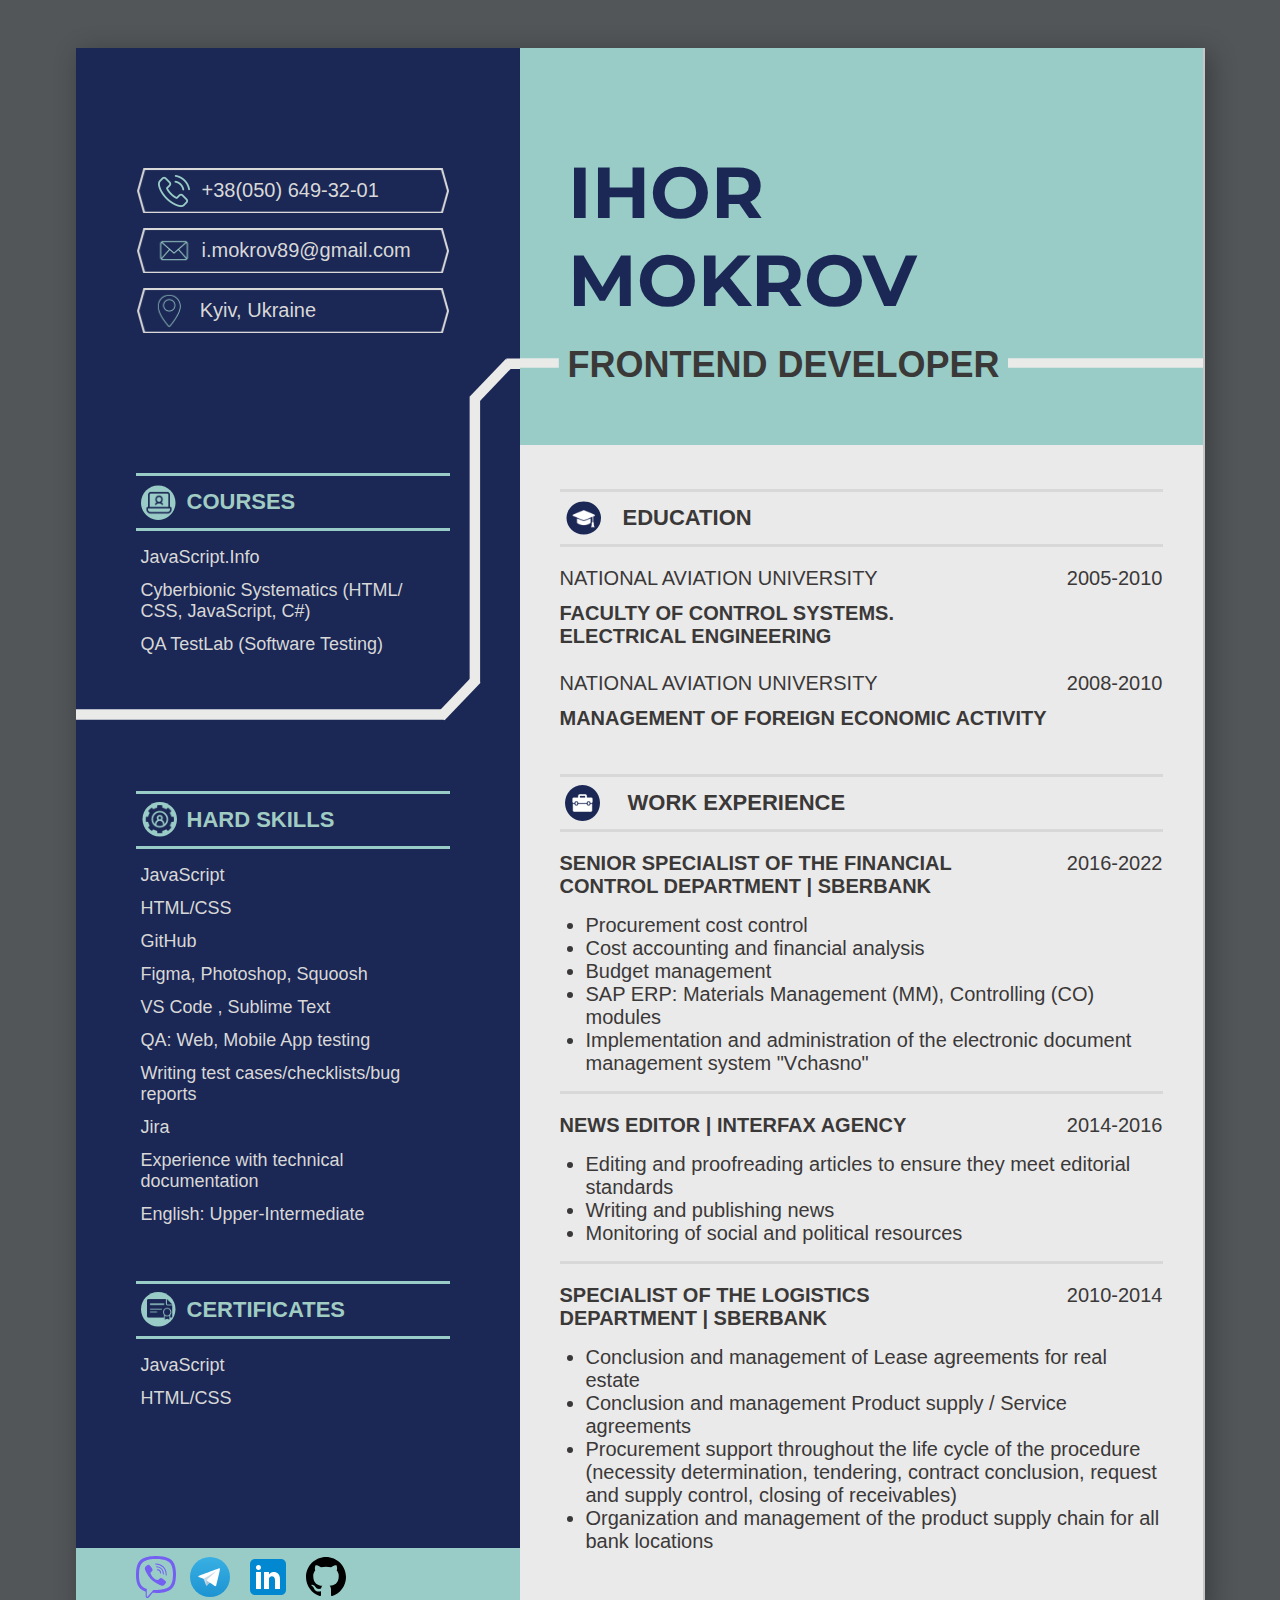
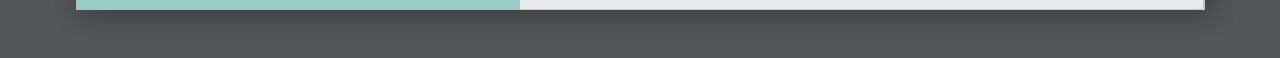
<file: index.html>
<!DOCTYPE html>
<html lang="en">

<head>
    <meta charset="UTF-8">
    <meta http-equiv="X-UA-Compatible" content="IE=edge">
    <meta name="viewport" content="width=device-width, initial-scale=1.0">

    <link rel="preconnect" href="https://fonts.googleapis.com">
    <link rel="preconnect" href="https://fonts.gstatic.com" crossorigin>
    <link href="https://fonts.googleapis.com/css2?family=Montserrat:wght@400;700&display=swap" rel="stylesheet">

    <link rel="stylesheet" href="./css/styles.css">

    <title>CV. Ihor Mokrov</title>
</head>

<body>

    <div class="wrapper">



        <!-- Main content -->
        <div class="main-content">

            <!-- About me -->
            <div class="about-me">
                <h1 class="my-name">
                    Ihor <br>
                    Mokrov
                </h1>

                <h2 class="my-profession">Frontend developer</h2>
            </div>

            <div class="personal-growth">
                <!-- Education -->
                <div>
                    <div class="education-container">

                        <div class="education-title-container">
                            <img class="education-icon" src="./images/education-icon.svg" alt="">
                            <h2 class="education-title">Education</h2>
                        </div>
                    </div>
                    <!-- University 1 -->
                    <div class="university-1-container">
                        <h3 class="education-university-name">
                            <span>NATIONAL AVIATION UNIVERSITY</span>
                            <span>2005-2010</span>
                        </h3>
                        <p class="education-university-tech">
                            FACULTY OF CONTROL SYSTEMS.<br>
                            ELECTRICAL ENGINEERING
                        </p>
                    </div>
                    <!-- University 2 -->
                    <h3 class="education-university-name">
                        <span>NATIONAL AVIATION UNIVERSITY</span>
                        <span class="growth-period">2008-2010</span>
                    </h3>
                    <p class="education-university-tech">
                        MANAGEMENT OF FOREIGN ECONOMIC ACTIVITY
                    </p>
                </div>

                <!-- Work experience -->
                <div>

                    <div class="work-experience-container">

                        <div class="work-experience-title-container">
                            <img class="work-experience-icon" src="./images/work-icon.png" alt="">
                            <h2 class="work-experience-title">Work experience</h2>
                        </div>

                    </div>


                    <!-- Work 1 -->
                    <div class="work-1-container">
                        <h3 class="work-name">
                            <span>SENIOR SPECIALIST OF THE FINANCIAL<br>
                                CONTROL DEPARTMENT | SBERBANK</span>
                            <span class="growth-period">2016-2022</span>
                        </h3>

                        <ul class="work-duty-list">
                            <li class="work-duty-item">Procurement cost control</li>
                            <li class="work-duty-item">Cost accounting and financial analysis</li>
                            <li class="work-duty-item">Budget management</li>
                            <li class="work-duty-item">SAP ERP: Materials Management (MM), Controlling (CO) modules</li>
                            <li class="work-duty-item">Implementation and administration of the electronic document
                                management system "Vchasno"
                            </li>
                        </ul>
                    </div>


                    <!-- Work 2 -->
                    <div class="work-2-container">
                        <h3 class="work-name">
                            <span>NEWS EDITOR | INTERFAX AGENCY</span>
                            <span class="growth-period">2014-2016</span>
                        </h3>

                        <ul class="work-duty-list">
                            <li class="work-duty-item">Editing and proofreading articles to ensure they meet editorial
                                standards</li>
                            <li class="work-duty-item">Writing and publishing news</li>
                            <li class="work-duty-item">Monitoring of social and political resources</li>
                        </ul>
                    </div>


                    <!-- Work 3 -->
                    <div class="work-3-container">
                        <h3 class="work-name">
                            <span>SPECIALIST OF THE LOGISTICS<br>
                                DEPARTMENT | SBERBANK</span>
                            <span class="growth-period">2010-2014</span>
                        </h3>
                        <ul class="work-duty-list">
                            <li class="work-duty-item">Conclusion and management of Lease agreements for real estate
                            </li>
                            <li class="work-duty-item">Conclusion and management Product supply / Service agreements
                            </li>
                            <li class="work-duty-item">Procurement support throughout the life cycle of the procedure
                                (necessity
                                determination,
                                tendering, contract conclusion, request and supply control, closing of receivables)</li>
                            <li class="work-duty-item">Organization and management of the product supply chain for all
                                bank locations</li>
                        </ul>
                    </div>


                </div>
            </div>
        </div>

        <!-- Sidebar + Footer-Sidebar -->
        <div class="sidebar-and-footer">
            <!-- Sidebar -->
            <aside class="sidebar">

                <!-- Contacts -->
                <div class="contacts-container">

                    <!-- Phone -->
                    <div class="phone-container">
                        <img class="contacts-phone-icon" src="./images/contacts-phone-icon.svg" alt="">
                        <p class="phone-text">
                            <a class="link" href="tel:380506493201">+38(050) 649-32-01</a>
                        </p>
                    </div>

                    <!-- e-mail -->
                    <div class="email-container">
                        <img class="contacts-mail-icon" src="./images/contacts-mail-icon.svg" alt="">
                        <p class="email-text">
                            <a class="link" href="mailto:i.mokrov89@gmail.com">i.mokrov89@gmail.com</a>
                        </p>
                    </div>

                    <!-- location -->
                    <div class="location-container">
                        <img class="contacts-location-icon" src="./images/contacts-location-icon.svg" alt="">
                        <p class="location-text">
                            Kyiv, Ukraine
                        </p>
                    </div>

                </div>

                <!-- Courses -->
                <div class="courses-container">

                    <div class="sidebar-title-container">
                        <img class="sidebar-icon" src="./images/courses-item.svg" alt="">
                        <h3 class="sidebar-title">
                            Courses
                        </h3>
                    </div>


                    <ul class="courses-list">
                        <li class="sidebar-item">JavaScript.Info</li>
                        <li class="sidebar-item">Cyberbionic Systematics (HTML/<br>CSS, JavaScript, C#)</li>
                        <li class="sidebar-item">QA TestLab (Software Testing)</li>
                    </ul>
                </div>

                <!-- Hard skills -->
                <div class="hard-skills-container">

                    <div class="sidebar-title-container">
                        <img class="sidebar-icon" src="./images/hard-skills-icon.svg" alt="">
                        <h3 class="sidebar-title">
                            Hard skills
                        </h3>
                    </div>


                    <ul class="hard-skills-list">
                        <li class="sidebar-item">JavaScript</li>
                        <li class="sidebar-item">HTML/CSS</li>
                        <li class="sidebar-item">GitHub</li>
                        <li class="sidebar-item">Figma, Photoshop, Squoosh</li>
                        <li class="sidebar-item">VS Code , Sublime Text</li>
                        <li class="sidebar-item">QA: Web, Mobile App testing</li>
                        <li class="sidebar-item">Writing test cases/checklists/bug reports</li>
                        <li class="sidebar-item">Jira</li>
                        <li class="sidebar-item">Experience with technical documentation</li>
                        <li class="sidebar-item">English: Upper-Intermediate</li>
                    </ul>
                </div>

                <!-- Certificates -->
                <div class="certificates-container">

                    <div class="sidebar-title-container">
                        <img class="sidebar-icon" src="./images/certificates-icon.svg" alt="">
                        <h3 class="sidebar-title">Certificates</h3>
                    </div>

                    <ul class="certificates-list">
                        <li class="sidebar-item"><a class="link" target="_blank"
                                href="https://testprovider.com/ru/search-certificate/TP46002438">JavaScript</a></li>
                        <li class="sidebar-item"><a class="link" target="_blank"
                                href="https://testprovider.com/ru/search-certificate/TP90074237">HTML/CSS</a></li>

                    </ul>
                </div>

            </aside>

            <!-- Sidebar bottom element -->
            <div class="sidebar-foot-element">

                <a class="link" target="_blank" href="viber://chat?number=+380506493201"><img src="./images/viber.svg"
                        width="40" alt="Viber"></a>
                <a class="link" target="_blank" href="https://t.me/ihormokrov"><img src="./images/telegram.svg"
                        width="40" alt="Telegram"></a>
                <a class="link" target="_blank" href="https://www.linkedin.com/in/ihor-mokrov"><img
                        src="./images/linkedin.svg" width="48" alt="LinkedIn"></a>
                <a class="link" target="_blank" href="https://github.com/IhorMokrov"><img src="./images/github.svg"
                        width="40" alt="GitHub"></a>
            </div>

        </div>

    </div>



</body>

</html>
</file>
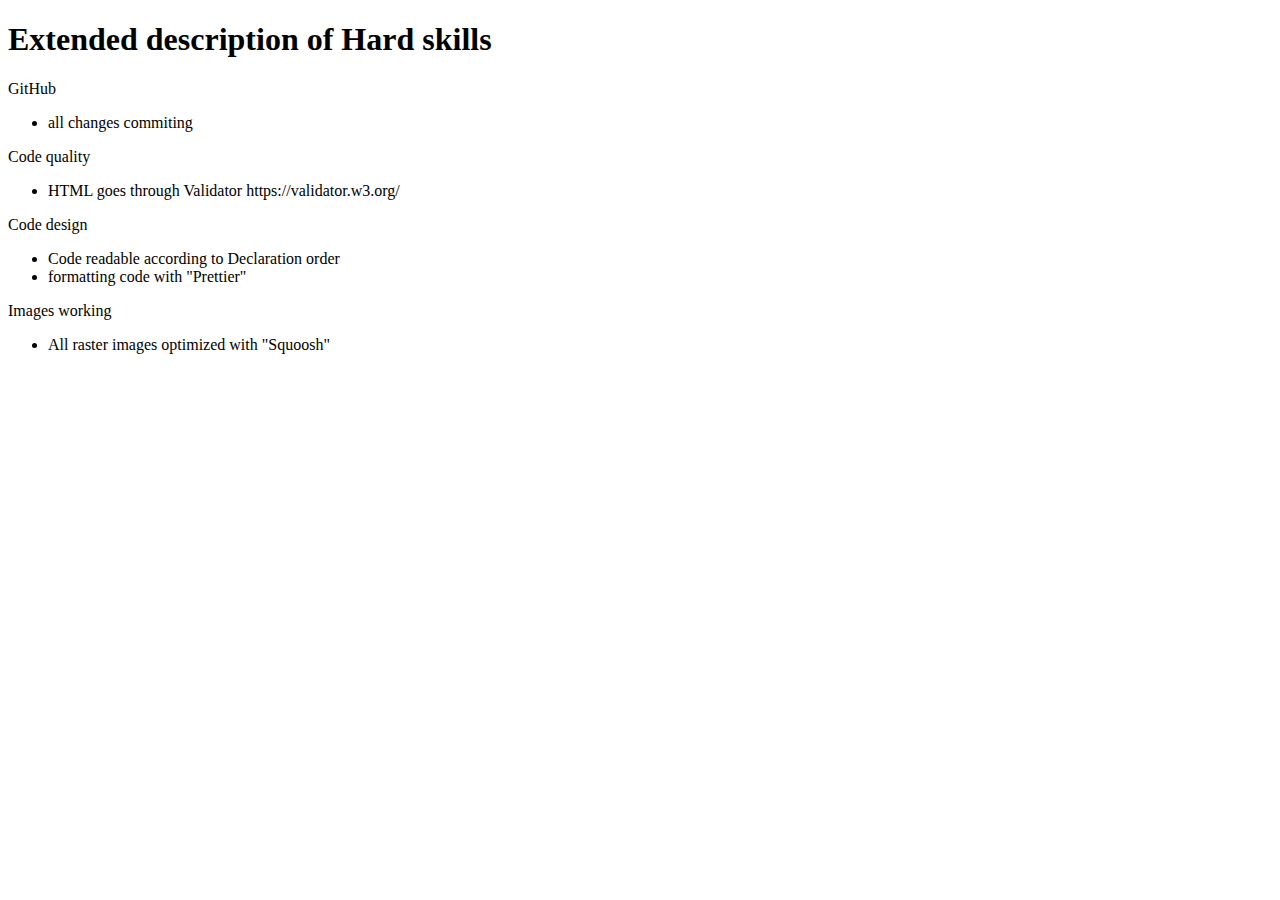
<file: skills-extended-desc.html>
<!DOCTYPE html>
<html lang="en">

<head>
    <meta charset="UTF-8">
    <meta http-equiv="X-UA-Compatible" content="IE=edge">
    <meta name="viewport" content="width=device-width, initial-scale=1.0">
    <title>Extended description of Hard skills</title>
</head>

<body>
    <!-- Title -->
    <h1>Extended description of Hard skills</h1>

    <!-- GitHub -->
    <p>GitHub</p>
    <ul>
        <li>all changes commiting</li>
    </ul>

    <!-- Code quality -->
    <p>Code quality</p>
    <ul>
        <li>HTML goes through Validator https://validator.w3.org/ </li>

    </ul>


    <!-- Code Design -->
    <p>Code design</p>
    <ul>
        <li>Code readable according to Declaration order</li>
        <li>formatting code with "Prettier"</li>
    </ul>


    <!-- Images -->
    <p>Images working</p>
    <ul>
        <li>All raster images optimized with "Squoosh"</li>
    </ul>

</body>

</html>
</file>
<file: css/styles.css>
body {
  width: auto;
  padding-top: 40px;
  padding-bottom: 40px;
  background: rgb(82, 86, 89);
  font-family: Arial;
}

a {
  text-decoration: none;
}

h1,
h2,
h3,
h4,
h5,
p,
span {
  margin: 0px;
}

ul,
span {
  padding: 0px;
}

p {
  margin: 0px;
}

.wrapper {
  width: 1129px;
  /* height: 1681px; */
  margin: auto;
  display: flex;
  flex-direction: row-reverse;
  background: rgb(234, 234, 234);
  box-shadow: 5px 5px 25px rgba(0, 0, 0, 0.3);
}

.design-line {
  position: relative;
  margin-left: -60px;
  top: -1039px;
  width: 1135px;
}

.sidebar {
  box-sizing: border-box;
  display: flex;
  flex-direction: column;
  width: 444px;
  height: 100%;

  background: #1b2754;

  background-image: url(../images/design-line-w.svg);
  background-repeat: no-repeat;
  background-position: -163px 308px;
  background-size: 200%;

  padding-top: 120px;
  padding-left: 60px;
  padding-right: 70px;
  margin-right: 0px;
  color: #d8d8d8;
}

.sidebar-and-footer {
  display: flex;
  flex-direction: column;
}

.sidebar-foot-element {
  display: flex;
  align-items: center;
  padding-left: 60px;
  height: 62px;
  background: #99ccc7;
}

.sidebar-foot-element .link {
  margin-right: 14px;
}

.main-content {
  padding-bottom: 40px;
  width: 684px;

  border-right: rgb(198, 198, 198) 2px solid;
  border-bottom: rgb(198, 198, 198) 1px solid;
}

.about-me {
  height: 397px;
  background: #99ccc7;
  background-image: url(../images/design-line-main.svg);
  background-repeat: no-repeat;
  background-position: -369px 309px;
  background-size: 178%;
}

.personal-growth {
  padding-left: 40px;
  padding-right: 40px;
  color: rgb(59, 56, 56);
}

.courses-container {
  margin-top: 140px;
}

.courses-list {
  padding-left: 0px;
}

.courses-list,
.hard-skills-list,
.certificates-list {
  padding-left: 5px;
}

.sidebar-item {
  list-style: none;
  margin-bottom: 12px;
  font-size: 18px;
}

.hard-skills-container {
  margin-top: 120px;
}

.hard-skills-item {
  list-style: none;
  margin-bottom: 8px;
}

.certificates-container {
  margin-top: 40px;
}

.certificates-item {
  list-style: none;
  margin-bottom: 8px;
}

.link {
  padding: 10px 0;
  color: #d8d8d8;
}

.sidebar-item .link {
  padding: 0 0;
}

.link:hover {
  color: #99ccc7;
}

.sidebar-title-container {
  display: flex;
  align-items: center;
  padding-top: 8px;
  padding-bottom: 8px;
  padding-left: 5px;
  border-top: 3px solid #99ccc7;
  border-bottom: 3px solid #99ccc7;
}

.sidebar-icon {
  margin-right: 10px;
  height: 36px;
}

.sidebar-title {
  color: #a0ccc4;
  text-transform: uppercase;
  font-size: 22px;
}

.my-name {
  font-family: Montserrat, Arial Black, Arial;
  color: #1b2754;
  font-size: 72px;
  padding-top: 100px;
  padding-left: 48px;
  text-transform: uppercase;
}

.my-profession {
  text-transform: uppercase;
  padding-top: 20px;
  padding-left: 48px;
  color: rgb(59, 56, 56);
  font-size: 36px;
}

/* Sidebar contacts */
.contacts-container {
  display: flex;
  flex-direction: column;
  color: #d8d8d8;
}

.phone-container,
.email-container,
.location-container {
  display: flex;
  align-items: center;
  padding-left: 20px;
  height: 45px;
  background-image: url(../images/contacts-frame.png);
  background-size: cover;

  background-repeat: no-repeat;
}

.phone-container,
.email-container {
  margin-bottom: 15px;
}

.contacts-phone-icon,
.contacts-mail-icon,
.contacts-location-icon {
  margin-right: 10px;
  height: 80%;
}

.phone-text,
.email-text,
.location-text {
  font-size: 20px;
}

.education-icon {
  height: 36px;
  float: left;
  margin-left: 5px;
}

.education-container {
  margin-top: 44px;
  margin-bottom: 20px;
}

.education-title-container {
  display: flex;
  align-items: center;
  height: 52px;
  padding-top: 0px;
  padding-bottom: 0px;
  border-top: 3px solid #d8d8d8;
  border-bottom: 3px solid #d8d8d8;
}

.education-title {
  text-transform: uppercase;
  margin-left: 22px;
  font-size: 22px;
}

.university-1-container {
  margin-bottom: 24px;
}

/* Education content */
.education-university-name {
  display: flex;
  justify-content: space-between;
  font-size: 20px;
  font-weight: 400;
  margin-bottom: 12px;
}

.education-university-tech {
  font-size: 20px;
  font-weight: 700;
}

/* Work experience title */
.work-experience-icon {
  height: 36px;
  float: left;
  margin-left: 5px;
}

.work-experience-container {
  margin-top: 44px;
  margin-bottom: 20px;
}

.work-experience-title-container {
  height: 52px;
  padding-top: 0px;
  padding-bottom: 0px;
  align-content: center;
  display: flex;
  align-items: center;
  border-top: 3px solid #d8d8d8;
  border-bottom: 3px solid #d8d8d8;
}

.work-1-container,
.work-2-container {
  border-bottom: 3px solid #d8d8d8;
}

.work-experience-title {
  text-transform: uppercase;
  margin-left: 28px;
  font-size: 22px;
}

.work-name {
  font-size: 20px;
  font-weight: 700;
  display: flex;
  justify-content: space-between;
}

.growth-period {
  font-weight: 400;
}

.work-duty-list {
  padding-left: 26px;
}

.work-duty-item {
  font-size: 20px;
}

.work-2-container,
.work-3-container {
  margin-top: 20px;
}
/* 
@media screen and (max-width: 1180px) {
  .main-content {
    width: 100%;
  }

  .sidebar {
    padding-left: 10px;
    padding-right: 8px;
    width: 330px;
  }

  .design-line {
    display: none;
  }

  .sidebar-item {
    width: 280px;
  }

  .wrapper {
    width: 100%;
  }
}

@media screen and (max-width: 1050px) {
  .personal-growth {
    padding-left: 10px;
    padding-right: 10px;
  }
}

@media screen and (max-width: 900px) {
  body {
    padding: 0;
  }

  .my-name {
    padding-top: 10px;
    padding-left: 35px;
  }

  .my-profession {
    font-size: 28px;
    padding-left: 35px;
  }

  .about-me {
    height: 300px;
    padding-left: 0px;
  }

  .education-container {
    margin-top: 20px;
  }

  .work-experience-container {
    margin-top: 20px;
  }

  .sidebar {
    padding-top: 20px;
    padding-right: 8px;
  }

  .courses-container {
    margin-top: 132px;
  }

  .hard-skills-container {
    margin-top: 40px;
  }
}

@media screen and (max-width: 770px) {
  body {
    margin: 0;
  }

  .contacts-frame {
    display: none;
  }

  .sidebar-item {
    font-size: 14px;
  }

  .sidebar-title {
    font-size: 18px;
  }

  .sidebar-item {
    width: 240px;
  }

  .phone-text,
  .email-text,
  .location-text {
    font-size: 18px;
  }

  .email-container,
  .location-container {
    margin-top: 0px;
  }

  .sidebar {
    width: 300px;
  }

  .sidebar-icon {
    height: 30px;
  }

  .wrapper {
    width: 770px;
  }

  .my-name {
    font-size: 54px;
    padding-top: 40px;
    padding-right: 5px;
  }

  .my-profession {
    font-size: 24px;
  }

  .phone-container,
  .email-container,
  .location-container {
    background-size: 100% 100%;
  }
} */
</file>
